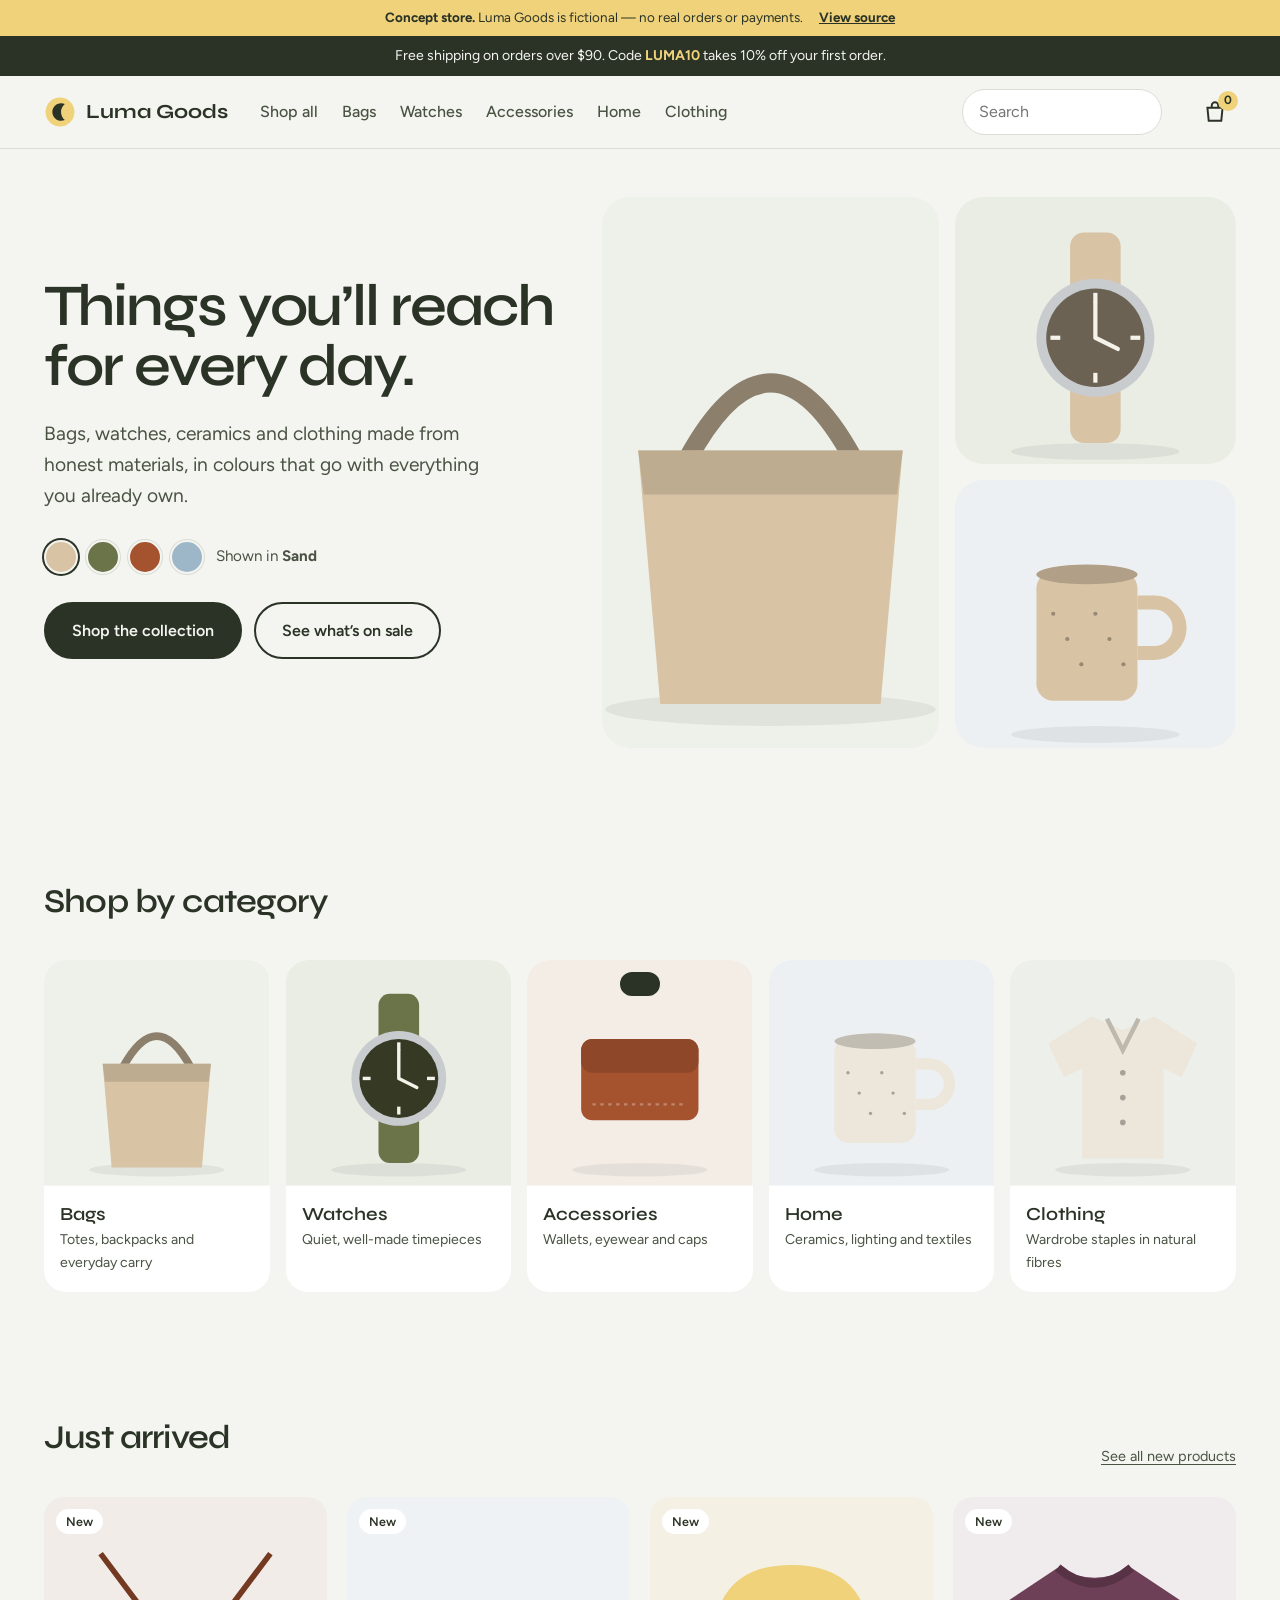
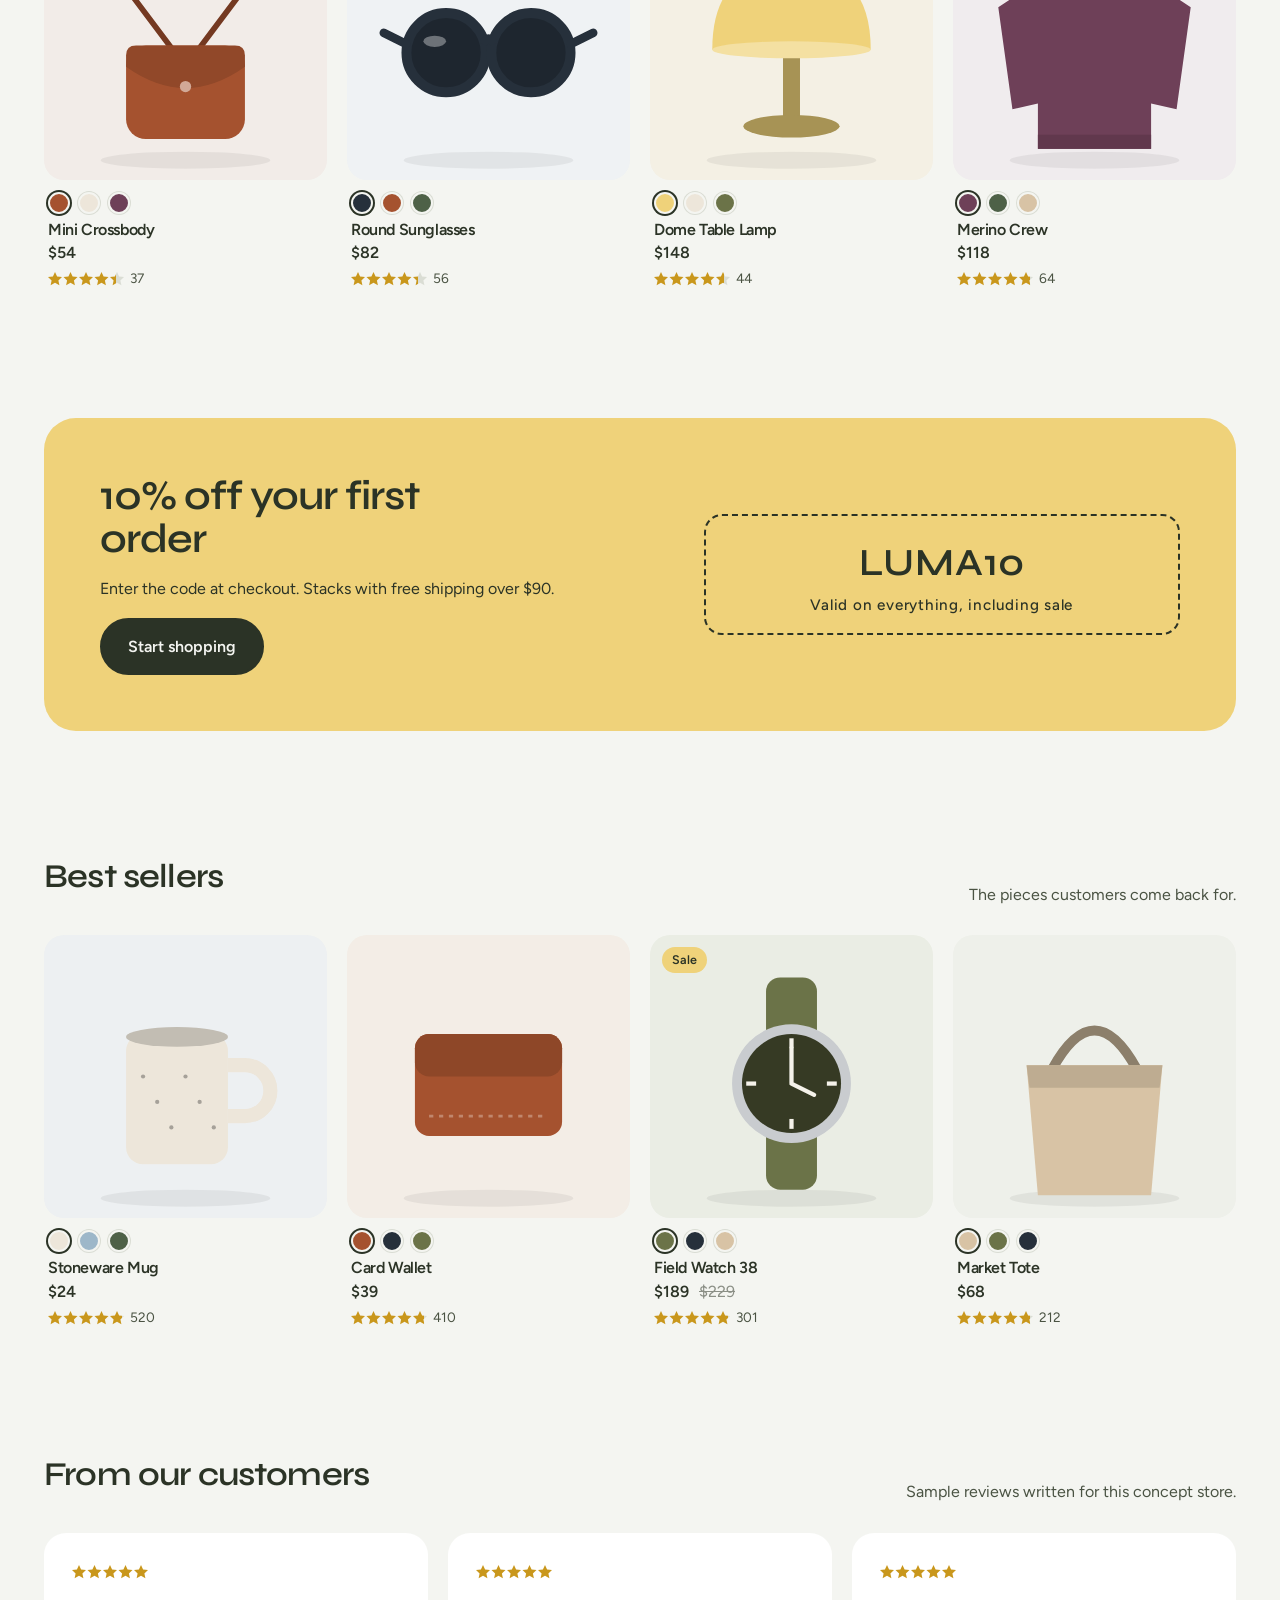
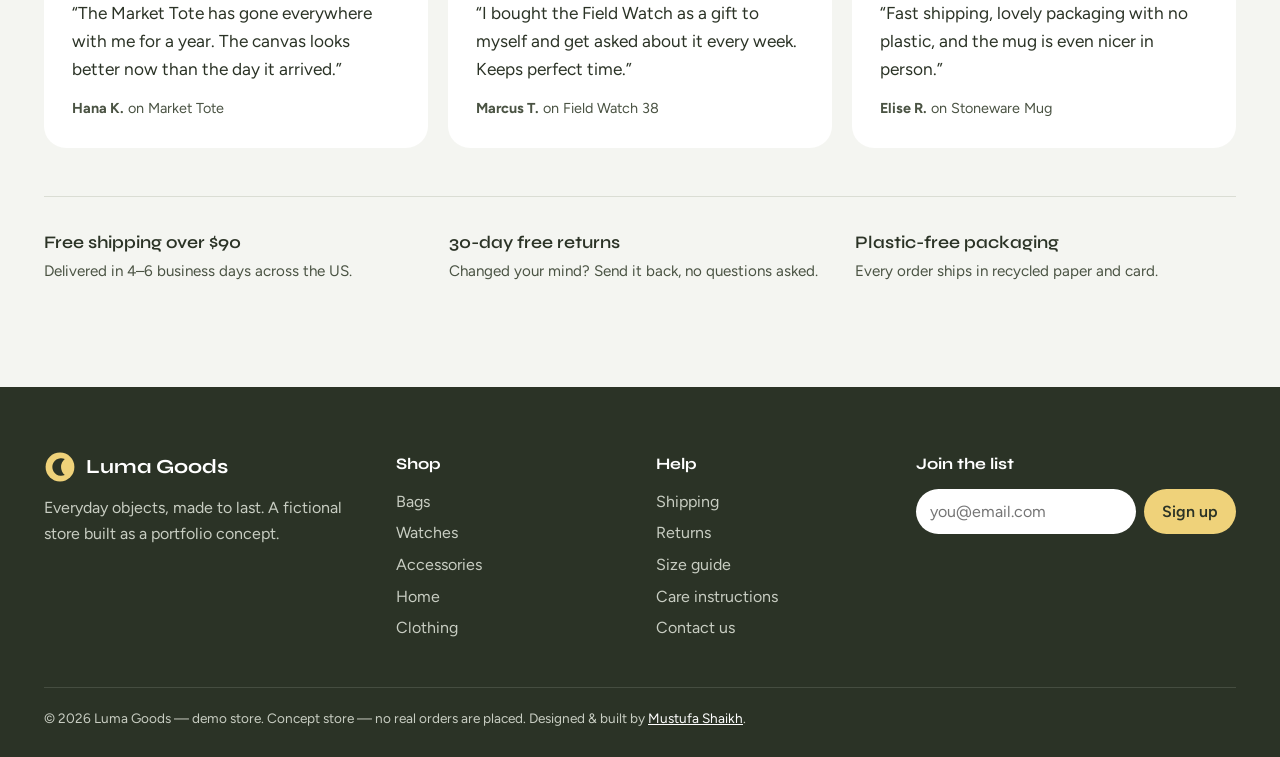
<file: index.html>
<!doctype html><html lang="en"><head><meta charset="utf-8"><meta name="viewport" content="width=device-width, initial-scale=1">
<title>Luma Goods — Everyday objects, made to last</title><meta name="description" content="Bags, watches, accessories, home goods and clothing, designed to be used every day.">
<link rel="icon" href="favicon.svg" type="image/svg+xml">
<link rel="apple-touch-icon" href="apple-touch-icon.png">
<meta name="theme-color" content="#2B3326">
<meta property="og:type" content="website">
<meta property="og:site_name" content="Luma Goods (concept store)">
<meta property="og:title" content="Luma Goods — concept e-commerce store">
<meta property="og:description" content="Portfolio demo: search, filters, variants, cart and checkout.">
<meta property="og:image" content="https://gmoo7.github.io/luma-goods/docs/social-preview.png">
<meta name="twitter:card" content="summary_large_image">
<link rel="canonical" href="https://gmoo7.github.io/luma-goods/">
<link rel="preload" href="fonts/syne-latin-wght-normal.woff2" as="font" type="font/woff2" crossorigin>
<link rel="preload" href="fonts/figtree-latin-wght-normal.woff2" as="font" type="font/woff2" crossorigin>
<link rel="stylesheet" href="css/luma.css"></head><body>
<main id="main">
<section class="hero"><div class="wrap">
<div><h1>Things you’ll reach for every day.</h1>
<p class="lede">Bags, watches, ceramics and clothing made from honest materials, in colours that go with everything you already own.</p>
<div class="pal"><div id="hero-pal" class="swatches" role="group" aria-label="Recolour the collection"></div><span>Shown in <b id="hero-name">Sand</b></span></div>
<a class="btn" href="shop.html">Shop the collection</a> <a class="btn ghost" href="shop.html?sale=1">See what’s on sale</a></div>
<div id="hero-art"></div></div></section>
<section class="sec"><div class="wrap"><div class="sec-top"><h2>Shop by category</h2></div><div class="cats" id="cats"></div></div></section>
<section class="sec"><div class="wrap"><div class="sec-top"><h2>Just arrived</h2><a class="link" href="shop.html?sort=newest">See all new products</a></div><div class="grid" id="featured"></div></div></section>
<section class="sec"><div class="wrap"><div class="promo-band"><div><h2>10% off your first order</h2><p>Enter the code at checkout. Stacks with free shipping over $90.</p><a class="btn" href="shop.html">Start shopping</a></div><div class="code">LUMA10<small>Valid on everything, including sale</small></div></div></div></section>
<section class="sec"><div class="wrap"><div class="sec-top"><h2>Best sellers</h2><p>The pieces customers come back for.</p></div><div class="grid" id="best"></div></div></section>
<section class="sec"><div class="wrap"><div class="sec-top"><h2>From our customers</h2><p>Sample reviews written for this concept store.</p></div><div class="reviews" id="reviews"></div>
<div class="perks" style="margin-top:48px"><div><b>Free shipping over $90</b><span>Delivered in 4–6 business days across the US.</span></div><div><b>30-day free returns</b><span>Changed your mind? Send it back, no questions asked.</span></div><div><b>Plastic-free packaging</b><span>Every order ships in recycled paper and card.</span></div></div></div></section></main><script type="module" src="js/home.js"></script></body></html>
</file>
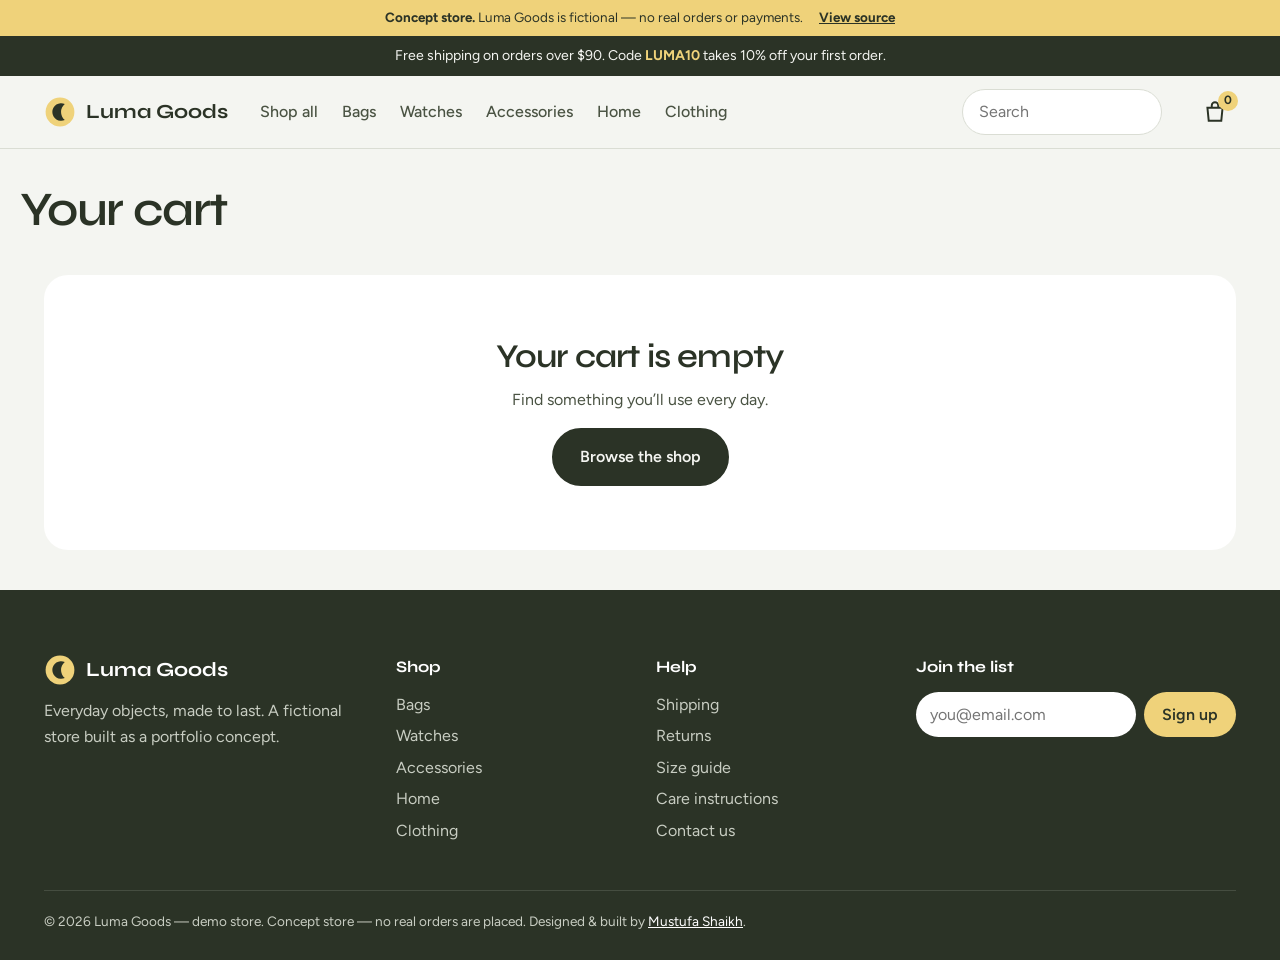
<file: cart.html>
<!doctype html><html lang="en"><head><meta charset="utf-8"><meta name="viewport" content="width=device-width, initial-scale=1">
<title>Your cart — Luma Goods</title><meta name="description" content="Review your Luma Goods cart, update quantities and apply a promo code before checkout.">
<link rel="icon" href="favicon.svg" type="image/svg+xml">
<link rel="apple-touch-icon" href="apple-touch-icon.png">
<meta name="theme-color" content="#2B3326">
<meta property="og:type" content="website">
<meta property="og:site_name" content="Luma Goods (concept store)">
<meta property="og:title" content="Luma Goods — concept e-commerce store">
<meta property="og:description" content="Portfolio demo: search, filters, variants, cart and checkout.">
<meta property="og:image" content="https://gmoo7.github.io/luma-goods/docs/social-preview.png">
<meta name="twitter:card" content="summary_large_image">
<link rel="canonical" href="https://gmoo7.github.io/luma-goods/cart.html">
<link rel="preload" href="fonts/syne-latin-wght-normal.woff2" as="font" type="font/woff2" crossorigin>
<link rel="preload" href="fonts/figtree-latin-wght-normal.woff2" as="font" type="font/woff2" crossorigin>
<link rel="stylesheet" href="css/luma.css"></head><body>
<main id="main">
<div class="wrap shop-head"><h1>Your cart</h1></div><div class="wrap" id="cart"></div></main><script type="module" src="js/cartpage.js"></script></body></html>
</file>
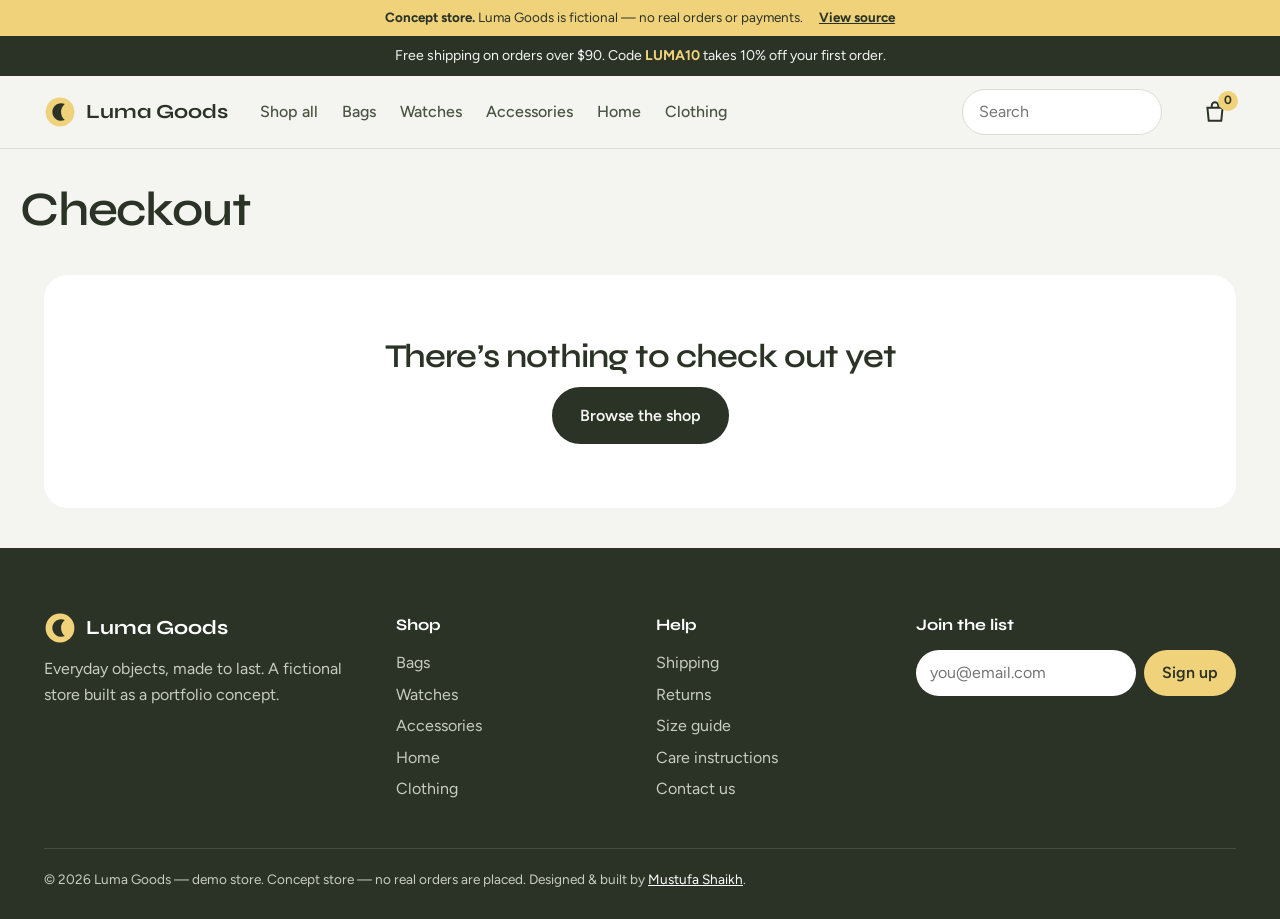
<file: checkout.html>
<!doctype html><html lang="en"><head><meta charset="utf-8"><meta name="viewport" content="width=device-width, initial-scale=1">
<title>Checkout — Luma Goods</title><meta name="description" content="Enter shipping and payment details to place a demo order at Luma Goods. No payment is taken.">
<link rel="icon" href="favicon.svg" type="image/svg+xml">
<link rel="apple-touch-icon" href="apple-touch-icon.png">
<meta name="theme-color" content="#2B3326">
<meta property="og:type" content="website">
<meta property="og:site_name" content="Luma Goods (concept store)">
<meta property="og:title" content="Luma Goods — concept e-commerce store">
<meta property="og:description" content="Portfolio demo: search, filters, variants, cart and checkout.">
<meta property="og:image" content="https://gmoo7.github.io/luma-goods/docs/social-preview.png">
<meta name="twitter:card" content="summary_large_image">
<link rel="canonical" href="https://gmoo7.github.io/luma-goods/checkout.html">
<link rel="preload" href="fonts/syne-latin-wght-normal.woff2" as="font" type="font/woff2" crossorigin>
<link rel="preload" href="fonts/figtree-latin-wght-normal.woff2" as="font" type="font/woff2" crossorigin>
<link rel="stylesheet" href="css/luma.css"></head><body>
<main id="main">
<div class="wrap shop-head"><h1>Checkout</h1></div>
<div class="wrap" id="checkout"><div class="co-grid">
<form class="co" id="co" novalidate>
<div class="demo-note"><span>Demo checkout — no payment is taken.</span><button type="button" class="link" id="fill">Fill with test details</button></div>
<fieldset><legend>Contact</legend><div class="field"><label for="email">Email</label><input id="email" name="email" type="email" autocomplete="email"><p class="err"></p></div></fieldset>
<fieldset><legend>Shipping address</legend>
<div class="fr"><div class="field"><label for="first">First name</label><input id="first" name="first" autocomplete="given-name"><p class="err"></p></div><div class="field"><label for="last">Last name</label><input id="last" name="last" autocomplete="family-name"><p class="err"></p></div></div>
<div class="field"><label for="addr">Street address</label><input id="addr" name="addr" autocomplete="street-address"><p class="err"></p></div>
<div class="fr3"><div class="field"><label for="city">City</label><input id="city" name="city" autocomplete="address-level2"><p class="err"></p></div>
<div class="field"><label for="state">State</label><select id="state" name="state"><option>AL</option><option>AK</option><option>AZ</option><option>CA</option><option>CO</option><option>CT</option><option>FL</option><option>GA</option><option>IL</option><option>MA</option><option>NY</option><option>OR</option><option>TX</option><option>WA</option></select><p class="err"></p></div>
<div class="field"><label for="zip">ZIP</label><input id="zip" name="zip" inputmode="numeric" data-fmt="zip" autocomplete="postal-code"><p class="err"></p></div></div></fieldset>
<fieldset id="shipopts"><legend>Delivery</legend>
<label class="opt"><input type="radio" name="ship" value="standard" checked> Standard, 4–6 business days <b>Free over $90</b></label>
<label class="opt"><input type="radio" name="ship" value="express"> Express, 1–2 business days <b>$18</b></label></fieldset>
<fieldset><legend>Payment</legend>
<div class="field"><label for="card">Card number</label><input id="card" name="card" inputmode="numeric" data-fmt="card" placeholder="4242 4242 4242 4242" autocomplete="cc-number"><p class="err"></p></div>
<div class="fr"><div class="field"><label for="exp">Expiry</label><input id="exp" name="exp" inputmode="numeric" data-fmt="exp" placeholder="MM/YY" autocomplete="cc-exp"><p class="err"></p></div><div class="field"><label for="cvc">Security code</label><input id="cvc" name="cvc" inputmode="numeric" data-fmt="cvc" placeholder="123" autocomplete="cc-csc"><p class="err"></p></div></div></fieldset>
<button class="btn block" id="pay">Place order</button>
</form>
<aside class="summary"><h2>Summary</h2><div id="sum"></div><a class="link" href="cart.html">Edit cart</a></aside>
</div></div></main><script type="module" src="js/checkout.js"></script></body></html>
</file>
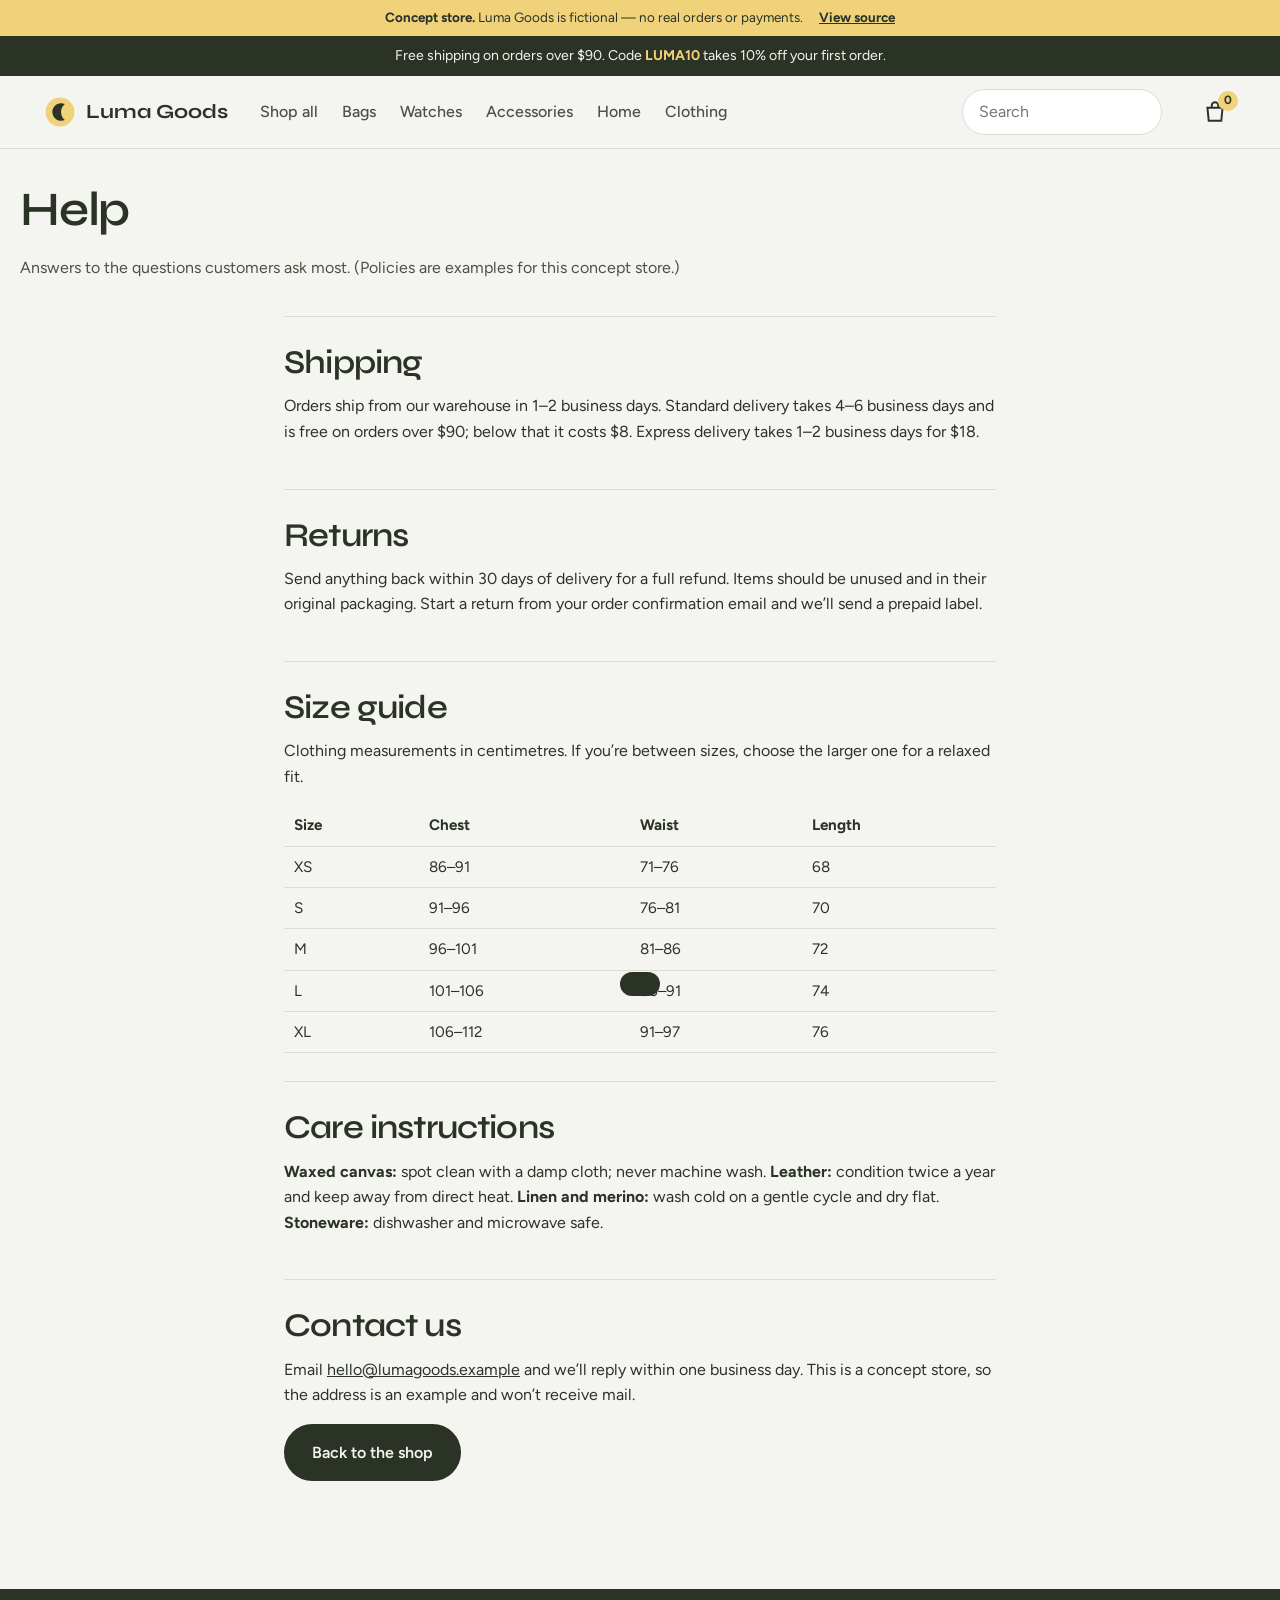
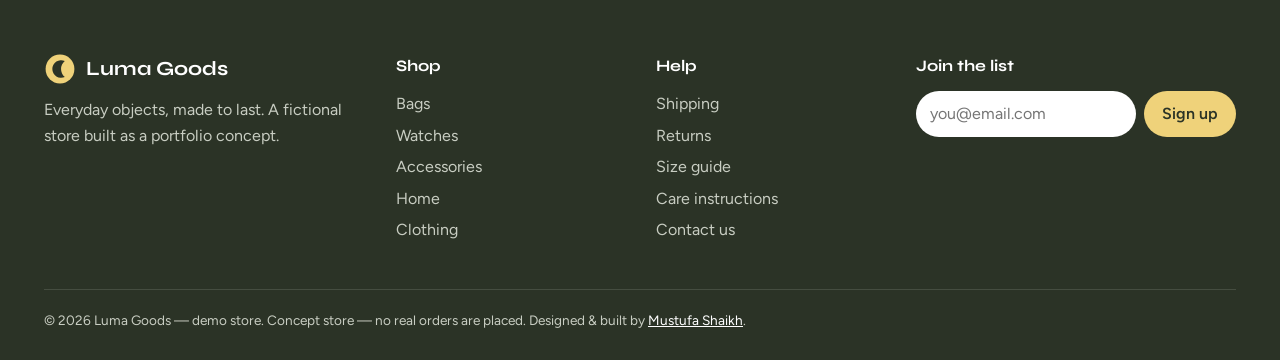
<file: help.html>
<!doctype html><html lang="en"><head><meta charset="utf-8"><meta name="viewport" content="width=device-width, initial-scale=1">
<title>Help &amp; FAQ — Luma Goods</title><meta name="description" content="Shipping times, returns, size guide, care instructions and contact details for Luma Goods.">
<link rel="icon" href="favicon.svg" type="image/svg+xml">
<link rel="apple-touch-icon" href="apple-touch-icon.png">
<meta name="theme-color" content="#2B3326">
<meta property="og:type" content="website">
<meta property="og:site_name" content="Luma Goods (concept store)">
<meta property="og:title" content="Luma Goods — concept e-commerce store">
<meta property="og:description" content="Portfolio demo: search, filters, variants, cart and checkout.">
<meta property="og:image" content="https://gmoo7.github.io/luma-goods/docs/social-preview.png">
<meta name="twitter:card" content="summary_large_image">
<link rel="canonical" href="https://gmoo7.github.io/luma-goods/help.html">
<link rel="preload" href="fonts/syne-latin-wght-normal.woff2" as="font" type="font/woff2" crossorigin>
<link rel="preload" href="fonts/figtree-latin-wght-normal.woff2" as="font" type="font/woff2" crossorigin>
<link rel="stylesheet" href="css/luma.css"></head><body>
<main id="main"><div class="wrap shop-head"><h1>Help</h1><p>Answers to the questions customers ask most. (Policies are examples for this concept store.)</p></div>
<div class="wrap help">
<section id="shipping"><h2>Shipping</h2><p>Orders ship from our warehouse in 1–2 business days. Standard delivery takes 4–6 business days and is free on orders over $90; below that it costs $8. Express delivery takes 1–2 business days for $18.</p></section>
<section id="returns"><h2>Returns</h2><p>Send anything back within 30 days of delivery for a full refund. Items should be unused and in their original packaging. Start a return from your order confirmation email and we’ll send a prepaid label.</p></section>
<section id="sizes"><h2>Size guide</h2><p>Clothing measurements in centimetres. If you’re between sizes, choose the larger one for a relaxed fit.</p>
<div class="tw"><table><thead><tr><th>Size</th><th>Chest</th><th>Waist</th><th>Length</th></tr></thead><tbody>
<tr><td>XS</td><td>86–91</td><td>71–76</td><td>68</td></tr><tr><td>S</td><td>91–96</td><td>76–81</td><td>70</td></tr><tr><td>M</td><td>96–101</td><td>81–86</td><td>72</td></tr><tr><td>L</td><td>101–106</td><td>86–91</td><td>74</td></tr><tr><td>XL</td><td>106–112</td><td>91–97</td><td>76</td></tr></tbody></table></div></section>
<section id="care"><h2>Care instructions</h2><p><b>Waxed canvas:</b> spot clean with a damp cloth; never machine wash. <b>Leather:</b> condition twice a year and keep away from direct heat. <b>Linen and merino:</b> wash cold on a gentle cycle and dry flat. <b>Stoneware:</b> dishwasher and microwave safe.</p></section>
<section id="contact"><h2>Contact us</h2><p>Email <a href="mailto:hello@lumagoods.example">hello@lumagoods.example</a> and we’ll reply within one business day. This is a concept store, so the address is an example and won’t receive mail.</p><a class="btn" href="shop.html">Back to the shop</a></section>
</div></main><script type="module" src="js/help.js"></script></body></html>
</file>
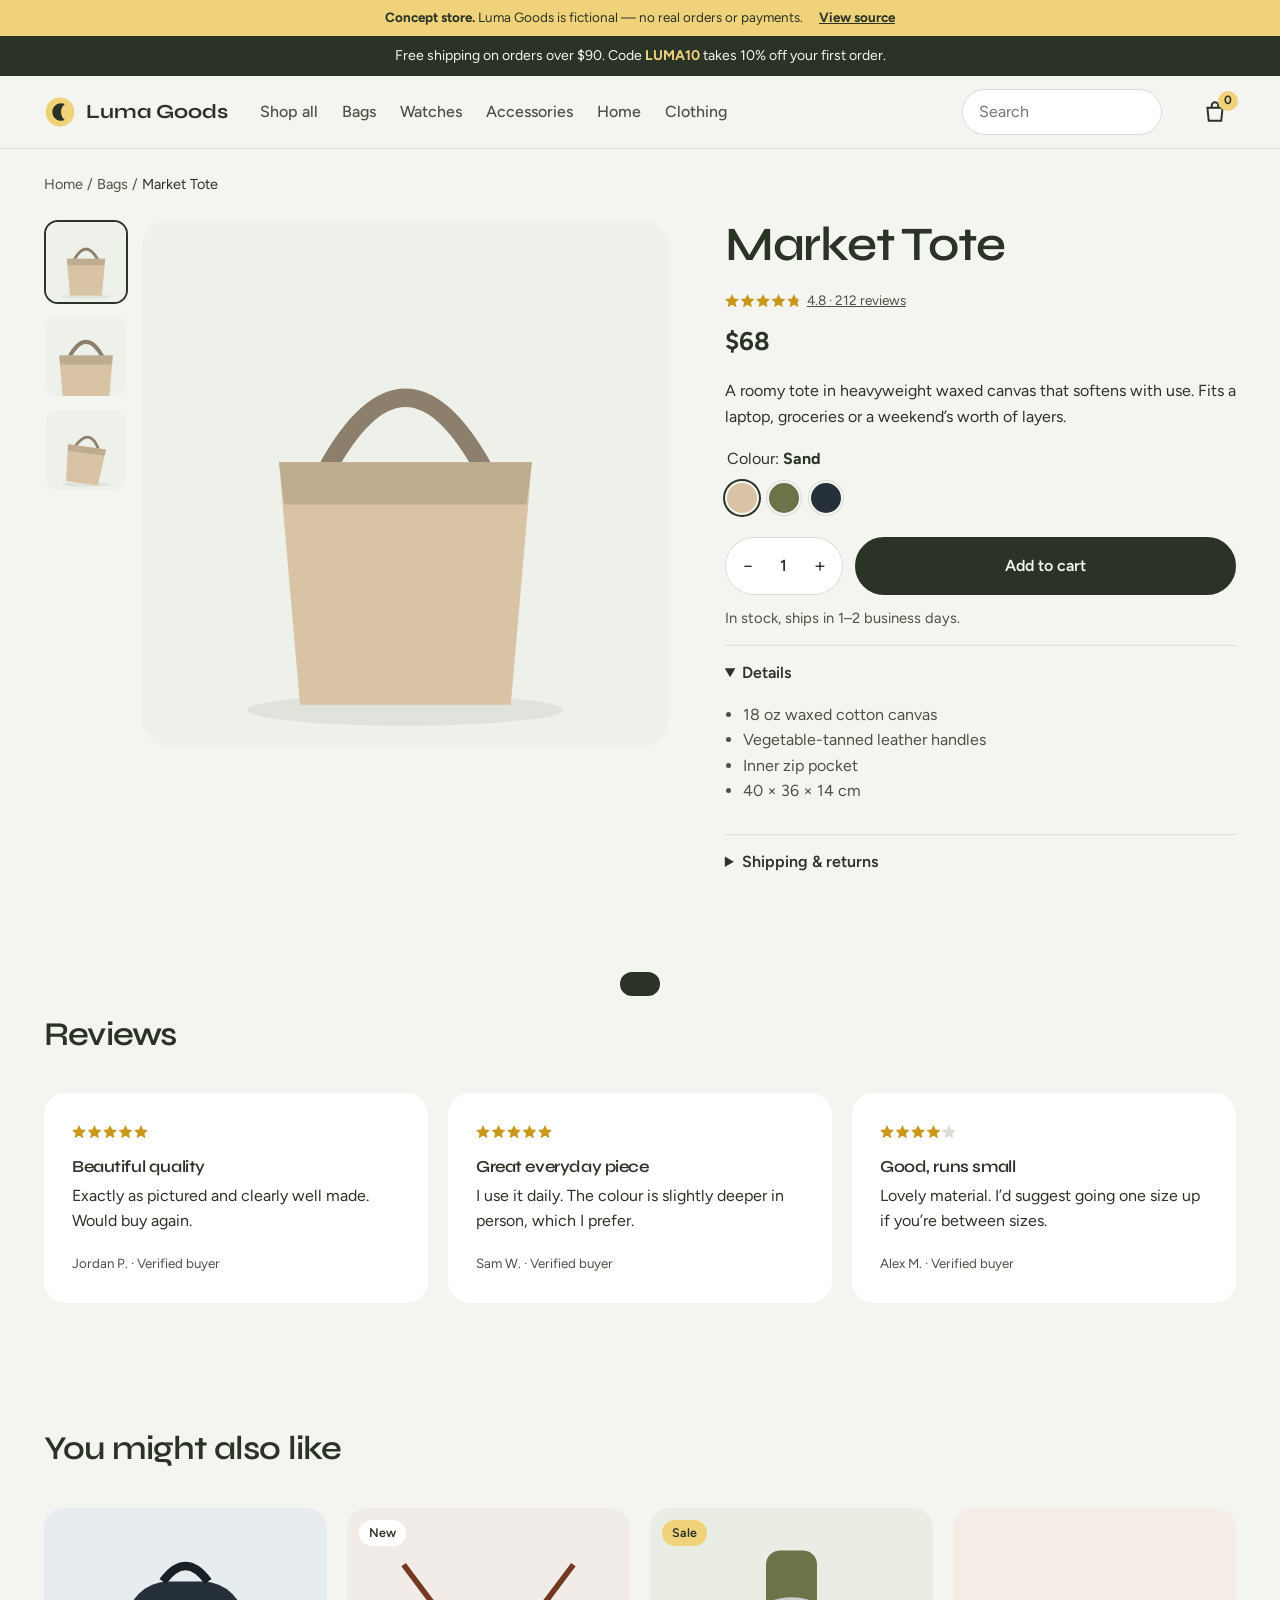
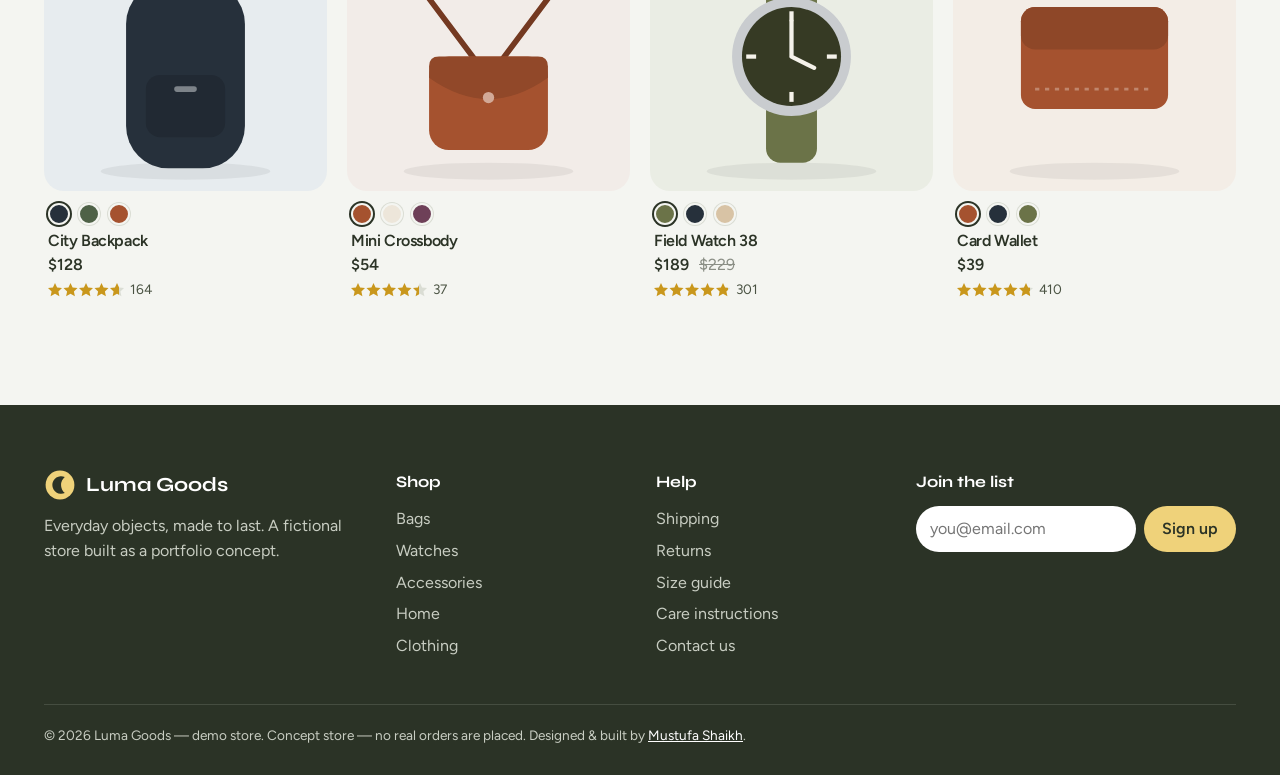
<file: product.html>
<!doctype html><html lang="en"><head><meta charset="utf-8"><meta name="viewport" content="width=device-width, initial-scale=1">
<title>Product — Luma Goods</title><meta name="description" content="Product details, colours, sizes and reviews at Luma Goods, a concept lifestyle store.">
<link rel="icon" href="favicon.svg" type="image/svg+xml">
<link rel="apple-touch-icon" href="apple-touch-icon.png">
<meta name="theme-color" content="#2B3326">
<meta property="og:type" content="website">
<meta property="og:site_name" content="Luma Goods (concept store)">
<meta property="og:title" content="Luma Goods — concept e-commerce store">
<meta property="og:description" content="Portfolio demo: search, filters, variants, cart and checkout.">
<meta property="og:image" content="https://gmoo7.github.io/luma-goods/docs/social-preview.png">
<meta name="twitter:card" content="summary_large_image">
<link rel="canonical" href="https://gmoo7.github.io/luma-goods/product.html">
<link rel="preload" href="fonts/syne-latin-wght-normal.woff2" as="font" type="font/woff2" crossorigin>
<link rel="preload" href="fonts/figtree-latin-wght-normal.woff2" as="font" type="font/woff2" crossorigin>
<link rel="stylesheet" href="css/luma.css"></head><body>
<main id="main">
<div class="wrap"><nav class="crumbs" id="crumbs" aria-label="Breadcrumb"></nav>
<div class="pdp"><div class="gallery"><div id="thumbs"></div><div id="main-img"></div></div><div id="info"></div></div>
<section class="sec" id="reviews-sec"><div class="sec-top"><h2>Reviews</h2></div><div class="rev-grid" id="reviews"></div></section>
<section class="sec"><div class="sec-top"><h2>You might also like</h2></div><div class="grid" id="rel"></div></section></div></main><script type="module" src="js/product.js"></script></body></html>
</file>
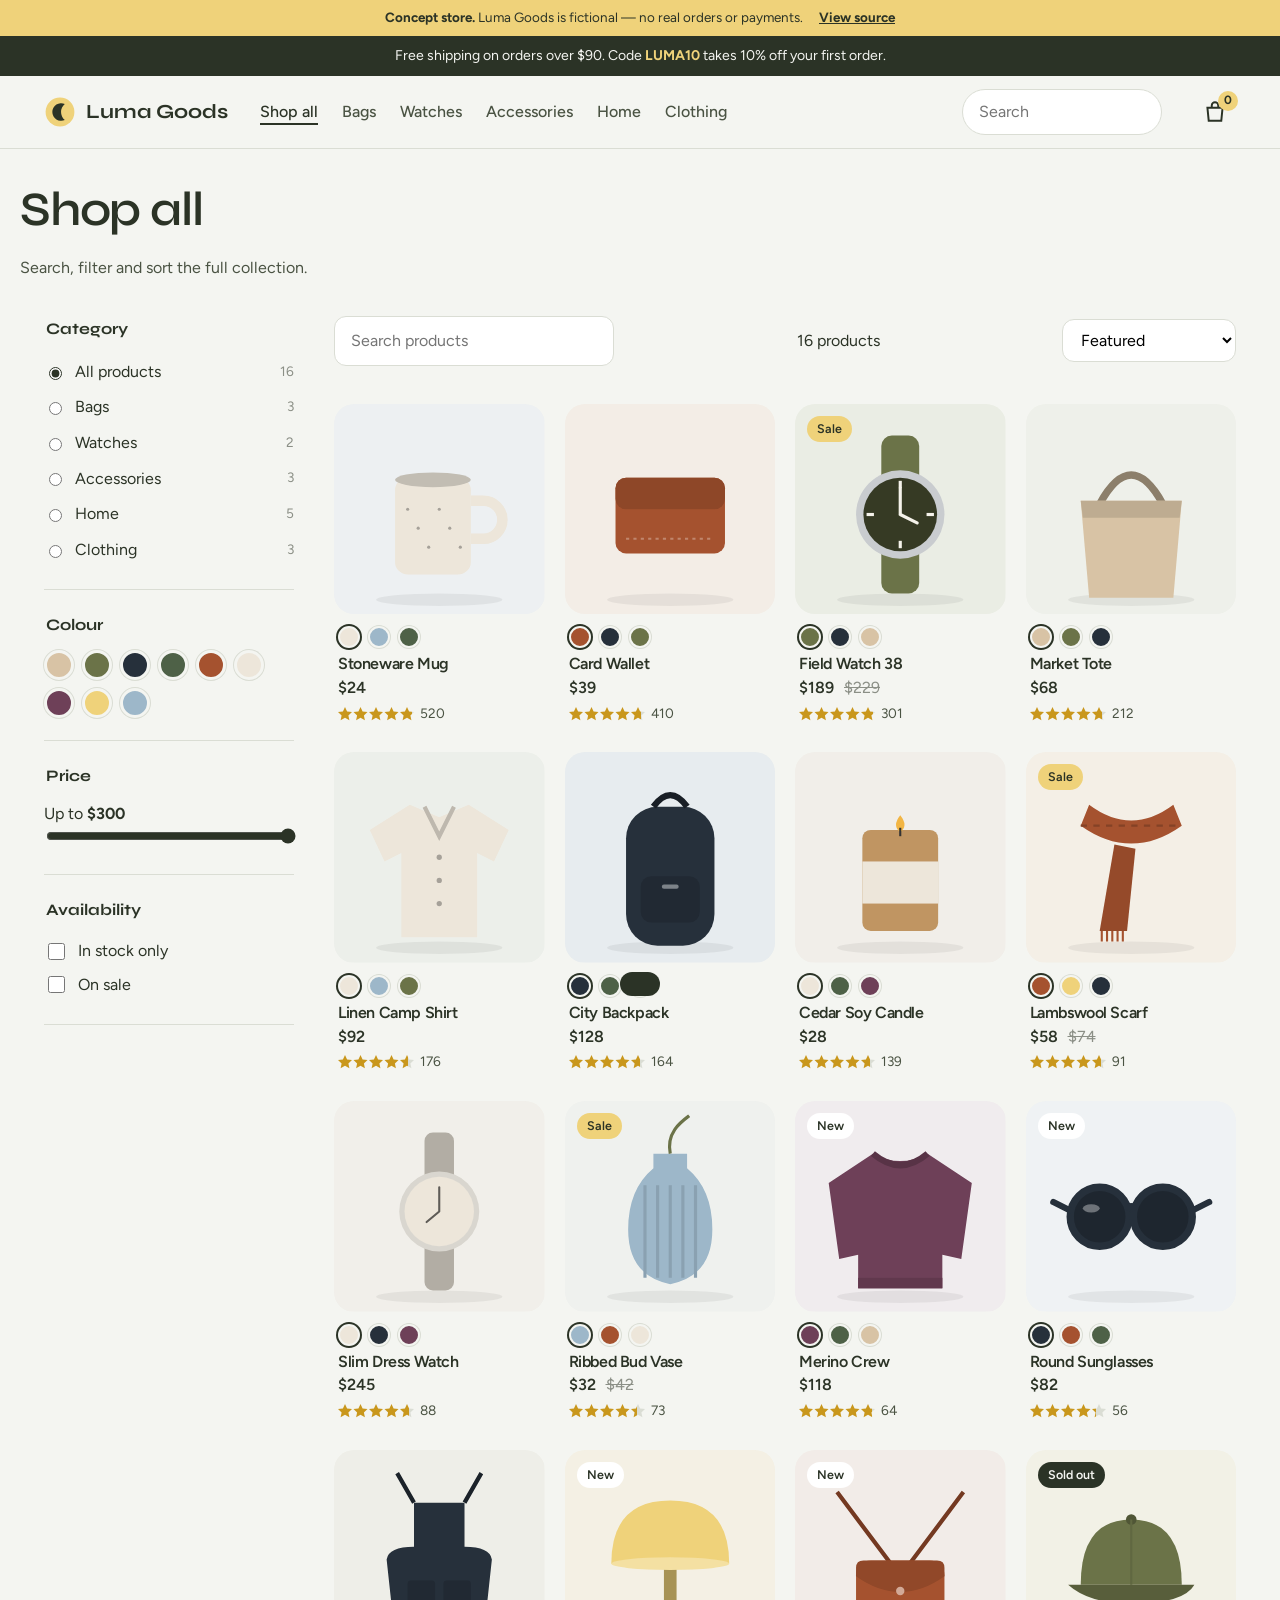
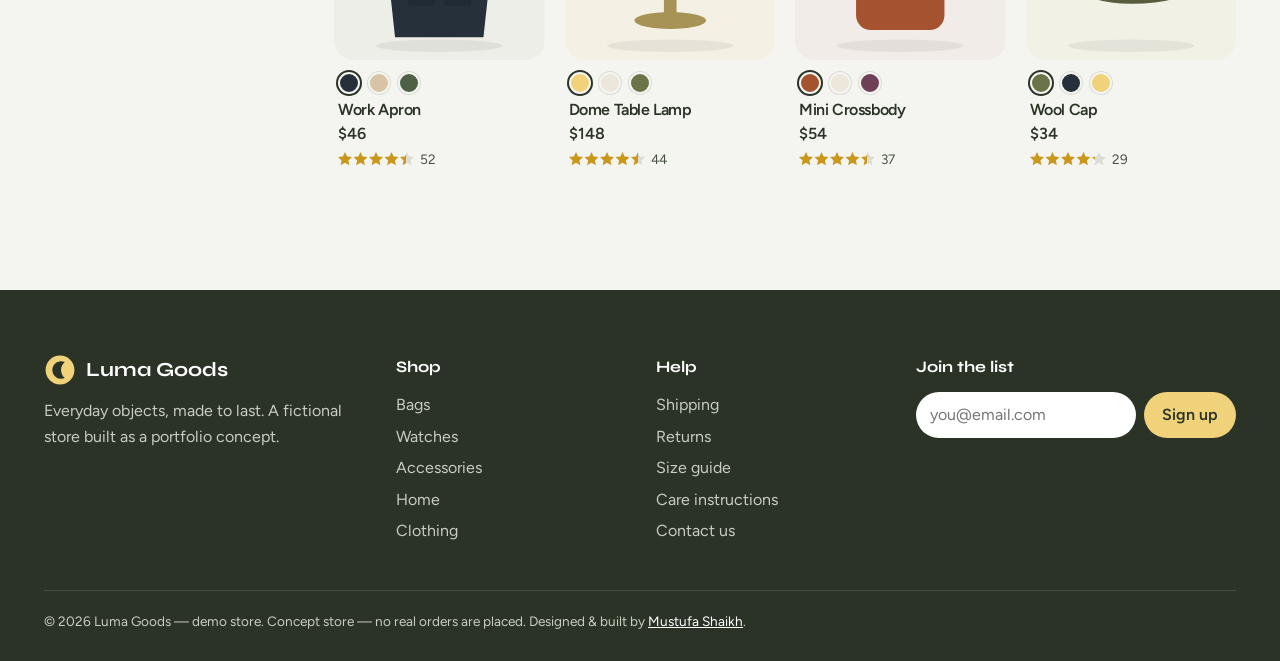
<file: shop.html>
<!doctype html><html lang="en"><head><meta charset="utf-8"><meta name="viewport" content="width=device-width, initial-scale=1">
<title>Shop all — Luma Goods</title><meta name="description" content="Search and filter bags, watches, accessories, home goods and clothing at Luma Goods.">
<link rel="icon" href="favicon.svg" type="image/svg+xml">
<link rel="apple-touch-icon" href="apple-touch-icon.png">
<meta name="theme-color" content="#2B3326">
<meta property="og:type" content="website">
<meta property="og:site_name" content="Luma Goods (concept store)">
<meta property="og:title" content="Luma Goods — concept e-commerce store">
<meta property="og:description" content="Portfolio demo: search, filters, variants, cart and checkout.">
<meta property="og:image" content="https://gmoo7.github.io/luma-goods/docs/social-preview.png">
<meta name="twitter:card" content="summary_large_image">
<link rel="canonical" href="https://gmoo7.github.io/luma-goods/shop.html">
<link rel="preload" href="fonts/syne-latin-wght-normal.woff2" as="font" type="font/woff2" crossorigin>
<link rel="preload" href="fonts/figtree-latin-wght-normal.woff2" as="font" type="font/woff2" crossorigin>
<link rel="stylesheet" href="css/luma.css"></head><body>
<main id="main">
<div class="wrap shop-head"><h1 id="title">Shop all</h1><p>Search, filter and sort the full collection.</p></div>
<div class="wrap shop">
<aside class="filters" aria-label="Filters">
<fieldset><legend>Category</legend><div id="f-cats"></div></fieldset>
<fieldset><legend>Colour</legend><div id="f-colors"></div></fieldset>
<fieldset><legend>Price</legend><label for="max">Up to <b id="maxv">$300</b></label><input type="range" id="max" min="20" max="300" step="10" value="300"></fieldset>
<fieldset><legend>Availability</legend><label class="check"><input type="checkbox" id="stock"> In stock only</label><label class="check"><input type="checkbox" id="sale"> On sale</label></fieldset>
</aside>
<div>
<div class="toolbar"><div class="search-box"><label class="sr" for="q">Search products</label><input id="q" type="search" placeholder="Search products"></div>
<button class="btn ghost" id="filters-toggle" aria-expanded="false">Filters</button>
<span id="count" aria-live="polite"></span>
<label><span class="sr">Sort by</span><select id="sort"><option value="featured">Featured</option><option value="newest">Newest</option><option value="price-asc">Price: low to high</option><option value="price-desc">Price: high to low</option><option value="rating">Top rated</option></select></label></div>
<div id="active"></div>
<div class="grid" id="grid" style="grid-template-columns:repeat(auto-fill,minmax(210px,1fr))"></div>
</div></div></main><script type="module" src="js/shop.js"></script></body></html>
</file>
<file: css/luma.css>
@font-face{font-family:"Syne";src:url(../fonts/syne-latin-wght-normal.woff2) format("woff2");font-weight:400 800;font-style:normal;font-display:swap}
@font-face{font-family:"Figtree";src:url(../fonts/figtree-latin-wght-normal.woff2) format("woff2");font-weight:300 900;font-style:normal;font-display:swap}
:root{--mist:#F4F5F1;--ink:#2B3326;--ink-2:#4A5343;--butter:#EFD27A;--sage:#A9B8A0;--stone:#DADDD4;--white:#fff;--red:#A33A2B;
  --display:"Syne",system-ui,sans-serif;--body:"Figtree",system-ui,sans-serif;--wrap:1240px}
*,*::before,*::after{box-sizing:border-box}
body{margin:0;font-family:var(--body);font-size:1rem;line-height:1.6;color:var(--ink);background:var(--mist)}
@media (prefers-reduced-motion:reduce){*{transition:none!important;animation:none!important}}
a{color:inherit}img,svg{display:block;max-width:100%}
button{font:inherit;color:inherit;cursor:pointer}
:focus-visible{outline:2.5px solid var(--ink);outline-offset:2px}
h1,h2,h3{font-family:var(--display);letter-spacing:-.02em;line-height:1.05;margin:0 0 .4em}
h1{font-size:clamp(2.2rem,5vw,3.6rem);font-weight:800}h2{font-size:clamp(1.7rem,3vw,2.4rem);font-weight:700}h3{font-size:1.05rem;font-weight:700;letter-spacing:0}
p{margin:0 0 1em}
.wrap{max-width:var(--wrap);margin:0 auto;padding:0 24px}
.sr{position:absolute;width:1px;height:1px;overflow:hidden;clip:rect(0 0 0 0)}
.btn{display:inline-flex;justify-content:center;align-items:center;gap:8px;padding:14px 26px;border-radius:999px;background:var(--ink);color:var(--mist);border:2px solid var(--ink);font-weight:600;text-decoration:none;transition:transform .15s}
.btn:hover{transform:translateY(-1px)}.btn:disabled{opacity:.45;transform:none;cursor:not-allowed}
.btn.ghost{background:transparent;color:var(--ink)}
.btn.block{display:flex;width:100%;margin-top:10px}
.link{background:none;border:0;padding:0;text-decoration:underline;text-underline-offset:3px;color:var(--ink-2);font-size:.9rem}
.announce{background:var(--ink);color:var(--mist);text-align:center;font-size:.88rem;padding:9px 16px}
.announce b{color:var(--butter)}
.head{position:sticky;top:0;z-index:30;background:rgba(244,245,241,.94);backdrop-filter:blur(8px);border-bottom:1px solid var(--stone)}
.head .wrap{display:flex;align-items:center;gap:32px;height:72px}
.logo{display:flex;align-items:center;gap:10px;text-decoration:none;font-family:var(--display);font-weight:800;font-size:1.25rem}
.logo svg{width:32px;height:32px}
.nav{display:flex;gap:24px;flex:1}
.nav a{text-decoration:none;font-weight:500;color:var(--ink-2)}.nav a:hover,.nav a[aria-current]{color:var(--ink);text-decoration:underline;text-underline-offset:6px;text-decoration-thickness:2px}
.hsearch input{width:200px;padding:9px 16px;border-radius:999px;border:1.5px solid var(--stone);background:#fff;font:inherit}
.cart-btn{position:relative;background:none;border:0;padding:8px}.cart-btn svg{width:26px;height:26px}
.count{position:absolute;top:0;right:-2px;min-width:20px;height:20px;border-radius:10px;background:var(--butter);font-size:.75rem;font-weight:700;display:grid;place-items:center;padding:0 5px}
@media (max-width:900px){.nav{display:none}.head .wrap{gap:12px;justify-content:space-between}.hsearch{flex:1;display:flex;justify-content:flex-end}.hsearch input{width:100%;max-width:220px}}
@media (max-width:480px){.logo span{display:none}}
/* hero */
.hero{padding:48px 0 72px}
.hero .wrap{display:grid;grid-template-columns:.9fr 1.1fr;gap:40px;align-items:center}
.hero h1{font-size:clamp(2.8rem,6.5vw,5.4rem);max-width:10ch}
.hero .lede{font-size:1.2rem;color:var(--ink-2);max-width:38ch}
.pal{display:flex;align-items:center;gap:12px;margin:28px 0;font-size:.95rem;color:var(--ink-2)}
#hero-art{display:grid;grid-template-columns:1.2fr 1fr;grid-template-rows:1fr 1fr;gap:16px;aspect-ratio:1.15}
.h-obj{border-radius:28px;overflow:hidden;transition:transform .3s}.h-obj:hover{transform:scale(1.015)}
.h-obj svg{width:100%;height:100%}.h0{grid-row:span 2}
@media (max-width:860px){.hero .wrap{grid-template-columns:1fr}}
/* swatches */
.swatches{display:flex;gap:8px;flex-wrap:wrap}
.sw{width:18px;height:18px;border-radius:50%;background:var(--c);border:2px solid var(--mist);box-shadow:0 0 0 1px var(--stone);padding:0}
.sw.lg{width:34px;height:34px}.sw.on{box-shadow:0 0 0 2px var(--ink)}
/* sections */
.sec{padding:64px 0}
.sec-top{display:flex;justify-content:space-between;align-items:end;gap:20px;margin-bottom:28px;flex-wrap:wrap}
.sec-top p{color:var(--ink-2);margin:0}
.cats{display:grid;grid-template-columns:repeat(5,1fr);gap:16px}
.cat{position:relative;text-decoration:none;border-radius:22px;overflow:hidden;background:#fff}
.cat svg{aspect-ratio:1;width:100%;transition:transform .35s}.cat:hover svg{transform:scale(1.05)}
.cat span{display:block;padding:14px 16px 18px;font-size:.88rem;color:var(--ink-2)}.cat b{display:block;font-family:var(--display);font-size:1.15rem;color:var(--ink)}
@media (max-width:900px){.cats{grid-template-columns:repeat(3,1fr)}}@media (max-width:560px){.cats{grid-template-columns:1fr 1fr}}
.grid{display:grid;grid-template-columns:repeat(4,1fr);gap:28px 20px}
@media (max-width:1000px){.grid{grid-template-columns:repeat(3,1fr)}}@media (max-width:640px){.grid{grid-template-columns:1fr 1fr;gap:20px 12px}}
.card-img{position:relative;display:block;border-radius:20px;overflow:hidden;aspect-ratio:1}
.card-img svg{width:100%;height:100%;transition:transform .35s}.card:hover .card-img svg{transform:scale(1.04)}
.badge{position:absolute;top:12px;left:12px;background:#fff;border-radius:999px;padding:3px 10px;font-size:.78rem;font-weight:600}
.badge.sale{background:var(--butter)}.badge.out{background:var(--ink);color:var(--mist)}
.big-price .badge{position:static;vertical-align:middle;font-size:.8rem}
.card-body{padding:12px 4px 0}.card-body .swatches{margin-bottom:8px}
.card h3{font-family:var(--body);font-weight:600;font-size:1rem;margin:0}.card h3 a{text-decoration:none}
.price{margin:2px 0;font-weight:600}.price s,.big-price s{color:#8B8F86;font-weight:400;margin-left:6px}
.meta{display:flex;align-items:center;gap:6px;font-size:.85rem;color:var(--ink-2);margin:0}
.stars{position:relative;display:inline-block;width:76px;height:14px;background:linear-gradient(90deg,var(--stone) 0 100%);-webkit-mask:url('data:image/svg+xml;utf8,<svg xmlns="http://www.w3.org/2000/svg" viewBox="0 0 76 14"><g fill="black"><path id="s" d="M7 0l2.1 4.5 4.9.6-3.6 3.3 1 4.8L7 10.8 2.6 13.2l1-4.8L0 5.1l4.9-.6z"/><use href="%23s" x="15.5"/><use href="%23s" x="31"/><use href="%23s" x="46.5"/><use href="%23s" x="62"/></g></svg>') 0 0/76px 14px;mask:url('data:image/svg+xml;utf8,<svg xmlns="http://www.w3.org/2000/svg" viewBox="0 0 76 14"><g fill="black"><path id="s" d="M7 0l2.1 4.5 4.9.6-3.6 3.3 1 4.8L7 10.8 2.6 13.2l1-4.8L0 5.1l4.9-.6z"/><use href="%23s" x="15.5"/><use href="%23s" x="31"/><use href="%23s" x="46.5"/><use href="%23s" x="62"/></g></svg>') 0 0/76px 14px}
.stars span{position:absolute;inset:0 auto 0 0;background:#C9971C}
.promo-band{background:var(--butter);border-radius:32px;padding:56px;display:grid;grid-template-columns:1.2fr 1fr;gap:32px;align-items:center}
.promo-band h2{font-size:clamp(2rem,4vw,3.2rem);max-width:14ch}
.promo-band .code{font-family:var(--display);font-size:2.4rem;font-weight:800;border:2px dashed var(--ink);border-radius:18px;padding:18px 28px;text-align:center}
.promo-band .code small{display:block;font-family:var(--body);font-size:.95rem;font-weight:500}
@media (max-width:760px){.promo-band{grid-template-columns:1fr;padding:32px}}
.reviews{display:grid;grid-template-columns:repeat(3,1fr);gap:20px}
.review{margin:0;background:#fff;border-radius:22px;padding:28px}
.review blockquote{margin:14px 0;font-size:1.08rem}.review figcaption{font-size:.9rem;color:var(--ink-2)}
@media (max-width:860px){.reviews{grid-template-columns:1fr}}
.perks{display:grid;grid-template-columns:repeat(3,1fr);gap:24px;border-top:1px solid var(--stone);padding-top:32px}
.perks b{display:block;font-family:var(--display);font-size:1.1rem}.perks span{color:var(--ink-2);font-size:.95rem}
@media (max-width:700px){.perks{grid-template-columns:1fr}}
/* shop */
.shop-head{padding:36px 0 20px}.shop-head p{color:var(--ink-2)}
.shop{display:grid;grid-template-columns:250px 1fr;gap:40px;padding-bottom:80px}
.filters fieldset{border:0;padding:0 0 22px;margin:0 0 22px;border-bottom:1px solid var(--stone)}
.filters legend{font-family:var(--display);font-weight:700;margin-bottom:12px}
.radio{display:flex;align-items:center;gap:10px;padding:5px 0;cursor:pointer}.radio em{margin-left:auto;font-style:normal;color:#8B8F86;font-size:.85rem}
.radio input{accent-color:var(--ink)}
.chip-c{cursor:pointer}.chip-c input{position:absolute;opacity:0}
.chip-c span:not(.sr){display:block;width:30px;height:30px;border-radius:50%;background:var(--c);border:3px solid var(--mist);box-shadow:0 0 0 1px var(--stone)}
.chip-c input:checked+span{box-shadow:0 0 0 2px var(--ink)}.chip-c input:focus-visible+span{outline:2px solid var(--ink);outline-offset:3px}
#f-colors{display:flex;flex-wrap:wrap;gap:8px}
.check{display:flex;gap:10px;align-items:center;padding:4px 0}.check input{accent-color:var(--ink);width:17px;height:17px}
input[type=range]{width:100%;accent-color:var(--ink)}
.toolbar{display:flex;gap:12px;align-items:center;justify-content:space-between;margin-bottom:14px;flex-wrap:wrap}
.search-box input{padding:11px 16px;border-radius:12px;border:1.5px solid var(--stone);background:#fff;font:inherit;width:280px;max-width:100%}
select{padding:10px 14px;border-radius:12px;border:1.5px solid var(--stone);background:#fff;font:inherit}
#active{display:flex;gap:8px;flex-wrap:wrap;align-items:center;min-height:8px;margin-bottom:16px}
.pill{background:#fff;border:1px solid var(--stone);border-radius:999px;padding:5px 12px;font-size:.88rem}
#filters-toggle{display:none}
.empty{text-align:center;padding:40px 20px}.empty.wide{grid-column:1/-1;background:#fff;border-radius:24px;padding:64px 24px}
.empty p{color:var(--ink-2)}
@media (max-width:860px){.shop{grid-template-columns:1fr}#filters-toggle{display:inline-flex}.filters{display:none;background:#fff;border-radius:20px;padding:20px}.filters.open{display:block}}
/* product */
.crumbs{font-size:.9rem;color:var(--ink-2);padding:24px 0}.crumbs a{text-decoration:none}.crumbs span{color:var(--ink)}
.pdp{display:grid;grid-template-columns:1.1fr .9fr;gap:56px;padding-bottom:64px}
.gallery{display:grid;grid-template-columns:84px 1fr;gap:14px;align-self:start;position:sticky;top:96px}
#thumbs{display:grid;gap:10px;align-content:start}
#thumbs button{padding:0;border:2px solid transparent;border-radius:14px;overflow:hidden;background:none}#thumbs button.on{border-color:var(--ink)}
#main-img{border-radius:28px;overflow:hidden;aspect-ratio:1}#main-img svg{width:100%;height:100%}
#info fieldset{border:0;padding:0;margin:0 0 22px}#info legend{margin-bottom:10px}
.big-price{font-size:1.6rem;font-weight:700;margin:10px 0 16px}
.sizes{display:flex;gap:8px;flex-wrap:wrap}.sizes button{min-width:52px;padding:10px 12px;border-radius:12px;border:1.5px solid var(--stone);background:#fff;font-weight:600}
.sizes button[aria-pressed=true]{background:var(--ink);color:var(--mist);border-color:var(--ink)}
.buy{display:flex;gap:12px;margin:8px 0 12px}.grow{flex:1}
.qty{display:inline-flex;align-items:center;border:1.5px solid var(--stone);border-radius:999px;background:#fff}
.qty button{width:44px;height:48px;background:none;border:0;font-size:1.2rem}.qty output{min-width:28px;text-align:center;font-weight:600}
.qty.sm button{width:30px;height:32px;font-size:1rem}.qty.sm output{min-width:20px;font-size:.9rem}
.stock{font-size:.92rem;color:var(--ink-2)}
#info details{border-top:1px solid var(--stone);padding:14px 0}#info summary{font-weight:600;cursor:pointer}#info details ul{padding-left:18px;color:var(--ink-2)}
.err{color:var(--red);font-size:.88rem;margin:6px 0 0}
.rev-grid{display:grid;grid-template-columns:repeat(3,1fr);gap:20px}.rev-grid h3{margin-top:12px}.rev-grid small{color:var(--ink-2)}
@media (max-width:860px){.pdp{grid-template-columns:1fr;gap:28px}.gallery{position:static;grid-template-columns:1fr}#thumbs{grid-template-columns:repeat(3,80px);order:2}.rev-grid{grid-template-columns:1fr}}
/* drawer */
.scrim{position:fixed;inset:0;background:rgba(43,51,38,.4);z-index:50}
.drawer{position:fixed;top:0;right:0;bottom:0;width:min(420px,100%);background:var(--mist);z-index:60;display:flex;flex-direction:column;transform:translateX(100%);transition:transform .3s ease;visibility:hidden}
.drawer.open{transform:none;visibility:visible}
.dr-head{display:flex;justify-content:space-between;align-items:center;padding:20px 24px;border-bottom:1px solid var(--stone)}.dr-head h2{margin:0;font-size:1.4rem}
.x{background:none;border:0;font-size:2rem;line-height:1}
.dr-body{flex:1;overflow:auto;padding:0 24px}.dr-foot{padding:20px 24px;border-top:1px solid var(--stone)}
.row{display:flex;justify-content:space-between;padding:6px 0}.row.total{border-top:1px solid var(--stone);margin-top:10px;padding-top:14px;font-size:1.15rem}.row.good{color:#3F6B35}
.ship-bar{padding:16px 0 4px}.ship-bar p{font-size:.9rem;margin-bottom:8px}.ship-bar div{height:6px;background:var(--stone);border-radius:3px;overflow:hidden}.ship-bar span{display:block;height:100%;background:var(--ink);transition:width .4s}
.lines{list-style:none;margin:0;padding:0}
.line{display:grid;grid-template-columns:76px 1fr auto;gap:14px;padding:16px 0;border-bottom:1px solid var(--stone);align-items:start}
.thumb{display:block;border-radius:12px;overflow:hidden;aspect-ratio:1;position:relative}
.line-info{display:flex;flex-direction:column;gap:4px;font-size:.92rem}.line-info a{text-decoration:none}.line-info span{color:var(--ink-2)}
.line-end{display:flex;flex-direction:column;align-items:flex-end;gap:10px}
.lines.big .line{grid-template-columns:120px 1fr auto;gap:20px}
.toast{position:fixed;left:50%;bottom:24px;transform:translate(-50%,120px);background:var(--ink);color:var(--mist);padding:12px 20px;border-radius:999px;z-index:70;transition:transform .3s;font-size:.92rem}
.toast.show{transform:translate(-50%,0)}
/* cart / checkout */
.cart-grid,.co-grid{display:grid;grid-template-columns:1.5fr 1fr;gap:48px;padding-bottom:80px}
.summary{background:#fff;border-radius:24px;padding:28px;align-self:start;position:sticky;top:96px}.summary h2{font-size:1.4rem}
.promo{margin-top:18px}.promo label{font-weight:600;font-size:.92rem}.promo div{display:flex;gap:8px;margin-top:6px}
.promo input{flex:1;min-width:0;padding:10px 14px;border-radius:12px;border:1.5px solid var(--stone);font:inherit;text-transform:uppercase}
.promo .btn{padding:10px 18px}#pmsg{font-size:.88rem;margin:6px 0 0;color:#3F6B35}#pmsg.err{color:var(--red)}
.hint{font-size:.85rem;color:var(--ink-2);margin:0}
@media (max-width:860px){.cart-grid,.co-grid{grid-template-columns:1fr}.summary{position:static}.lines.big .line{grid-template-columns:80px 1fr auto}}
.co fieldset{border:0;padding:0;margin:0 0 32px}.co legend{font-family:var(--display);font-weight:700;font-size:1.3rem;margin-bottom:16px}
.fr{display:grid;grid-template-columns:1fr 1fr;gap:14px}.fr3{display:grid;grid-template-columns:2fr 1fr 1fr;gap:14px}
@media (max-width:560px){.fr,.fr3{grid-template-columns:1fr}}
.field{margin-bottom:14px}.field label{display:block;font-weight:600;font-size:.9rem;margin-bottom:5px}
.field input,.field select{width:100%;padding:12px 14px;border-radius:12px;border:1.5px solid var(--stone);background:#fff;font:inherit}
.field input:focus,.field select:focus{border-color:var(--ink);outline:none}
.field.bad input{border-color:var(--red)}
.opt{display:flex;gap:12px;align-items:center;padding:16px;border:1.5px solid var(--stone);border-radius:14px;margin-bottom:10px;background:#fff;cursor:pointer}
.opt:has(input:checked){border-color:var(--ink)}.opt input{accent-color:var(--ink)}.opt b{margin-left:auto}
.demo-note{background:#fff;border-left:4px solid var(--butter);border-radius:10px;padding:12px 16px;font-size:.9rem;margin-bottom:18px;display:flex;justify-content:space-between;gap:12px;align-items:center;flex-wrap:wrap}
.mini{list-style:none;margin:0 0 16px;padding:0}.mini li{display:grid;grid-template-columns:56px 1fr auto;gap:12px;align-items:center;padding:8px 0}
.mini small{display:block;color:var(--ink-2)}.mini .thumb em{position:absolute;top:-2px;right:-2px;background:var(--ink);color:#fff;font-style:normal;font-size:.7rem;width:20px;height:20px;border-radius:50%;display:grid;place-items:center}
.done{text-align:center;max-width:560px;margin:40px auto 100px}.done svg{width:80px;margin:0 auto 20px}.done h1{font-size:2.4rem}
/* footer */
.foot{background:var(--ink);color:#C8CDC2;padding:64px 0 28px;margin-top:40px}
.foot .cols{display:grid;grid-template-columns:1.4fr 1fr 1fr 1.4fr;gap:32px}.foot .logo{color:#fff;margin-bottom:12px}
.foot h4{color:#fff;font-family:var(--display);margin:0 0 12px}.foot ul{list-style:none;padding:0;margin:0}.foot li{margin-bottom:6px}.foot a{text-decoration:none}
.news{display:flex;gap:8px}.news input{flex:1;min-width:0;padding:10px 14px;border-radius:999px;border:0;font:inherit}.news button{padding:10px 18px;border-radius:999px;border:0;background:var(--butter);color:var(--ink);font-weight:600}
.news-msg{font-size:.88rem;color:var(--butter);margin-top:8px}
.base{border-top:1px solid #454D40;margin-top:40px;padding-top:20px;font-size:.85rem}
@media (max-width:760px){.foot .cols{grid-template-columns:1fr 1fr}}
.line-info .qty{align-self:flex-start;margin-top:4px}
.foot .cols>div{min-width:0}@media (max-width:760px){.foot .cols>div:first-child,.foot .cols>div:last-child{grid-column:1/-1}}
.demo-bar{display:flex;justify-content:center;gap:6px 16px;flex-wrap:wrap;background:#EFD27A;color:var(--ink);font-size:.84rem;padding:7px 16px;text-align:center}
.demo-bar a{font-weight:700}
.foot a{text-decoration:none}.foot .base a{color:#fff;text-decoration:underline}
.promo-band>*{min-width:0}.promo-band .code{font-size:clamp(1.6rem,7vw,2.4rem);padding:16px}
.sw{width:22px;height:22px}
@media (max-width:900px){
 .head .wrap{flex-wrap:wrap;height:auto;padding-top:10px;padding-bottom:0;row-gap:4px}
 .nav{display:flex;order:4;flex-basis:100%;overflow-x:auto;gap:20px;padding:6px 0 10px;scrollbar-width:none;-webkit-overflow-scrolling:touch}
 .nav::-webkit-scrollbar{display:none}.nav a{white-space:nowrap;padding:6px 0}
 .announce{font-size:.8rem}
}
.help{max-width:760px;padding-bottom:40px}.help section{padding:28px 0;border-top:1px solid var(--stone);scroll-margin-top:120px}
.help table{width:100%;border-collapse:collapse;font-size:.95rem}.help th,.help td{text-align:left;padding:8px 10px;border-bottom:1px solid var(--stone)}
.help .tw{overflow-x:auto}
.short{display:none}@media (max-width:600px){.long{display:none}.short{display:inline}.demo-bar{flex-wrap:nowrap;justify-content:space-between;text-align:left;font-size:.8rem}}
/* Syne widens as weight increases: keep headings at a moderate weight and size */
h1,h2,h3{font-weight:600;letter-spacing:-.025em}
h1{font-size:clamp(2rem,4vw,3rem)}h2{font-size:clamp(1.5rem,2.6vw,2.1rem)}
.hero h1{font-size:clamp(2.3rem,4.6vw,3.9rem);max-width:12ch;line-height:1.02;letter-spacing:-.035em}
.promo-band h2{font-size:clamp(1.8rem,3.2vw,2.6rem)}
.promo-band .code{font-weight:600;letter-spacing:.02em}
.logo{font-weight:700}.done h1{font-size:2rem}
.cat b,.perks b{font-weight:600}
.hero h1{max-width:14ch;text-wrap:balance}
.hero .btn{margin:0 8px 10px 0}
</file>
